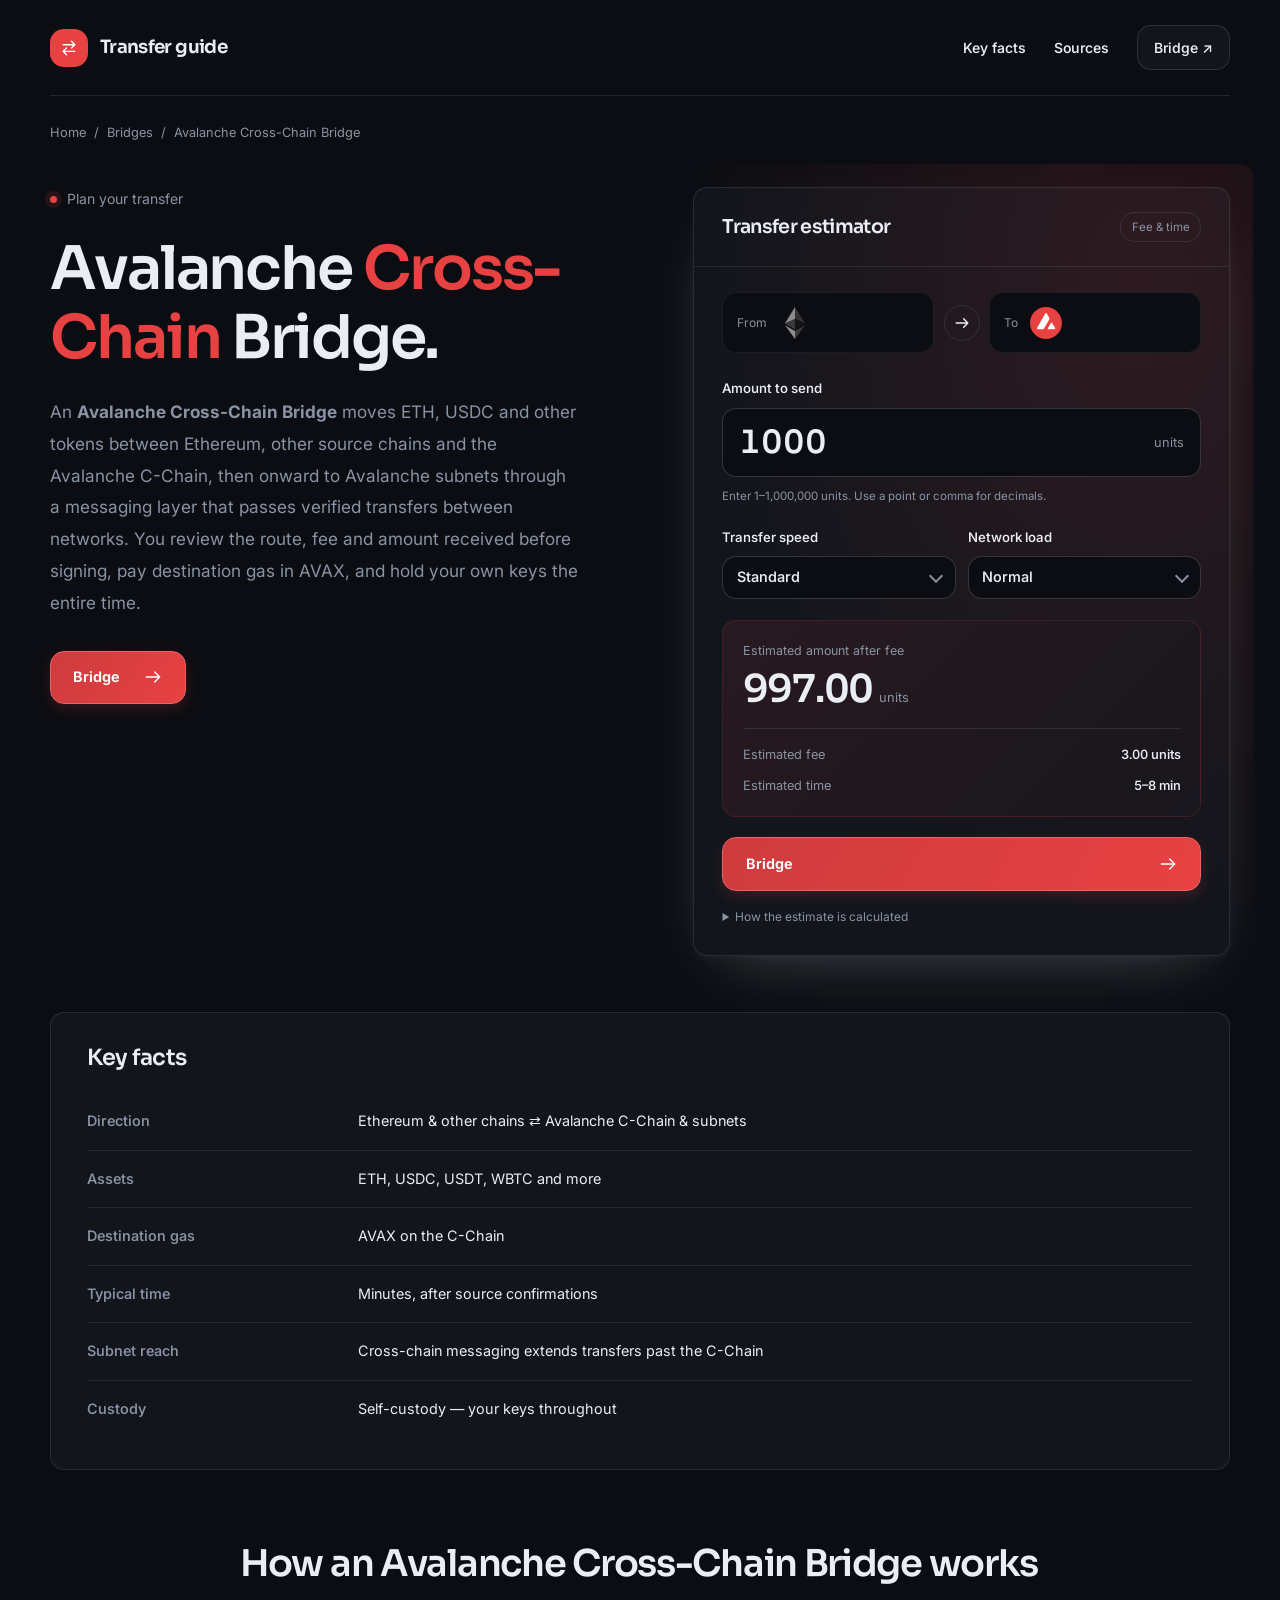
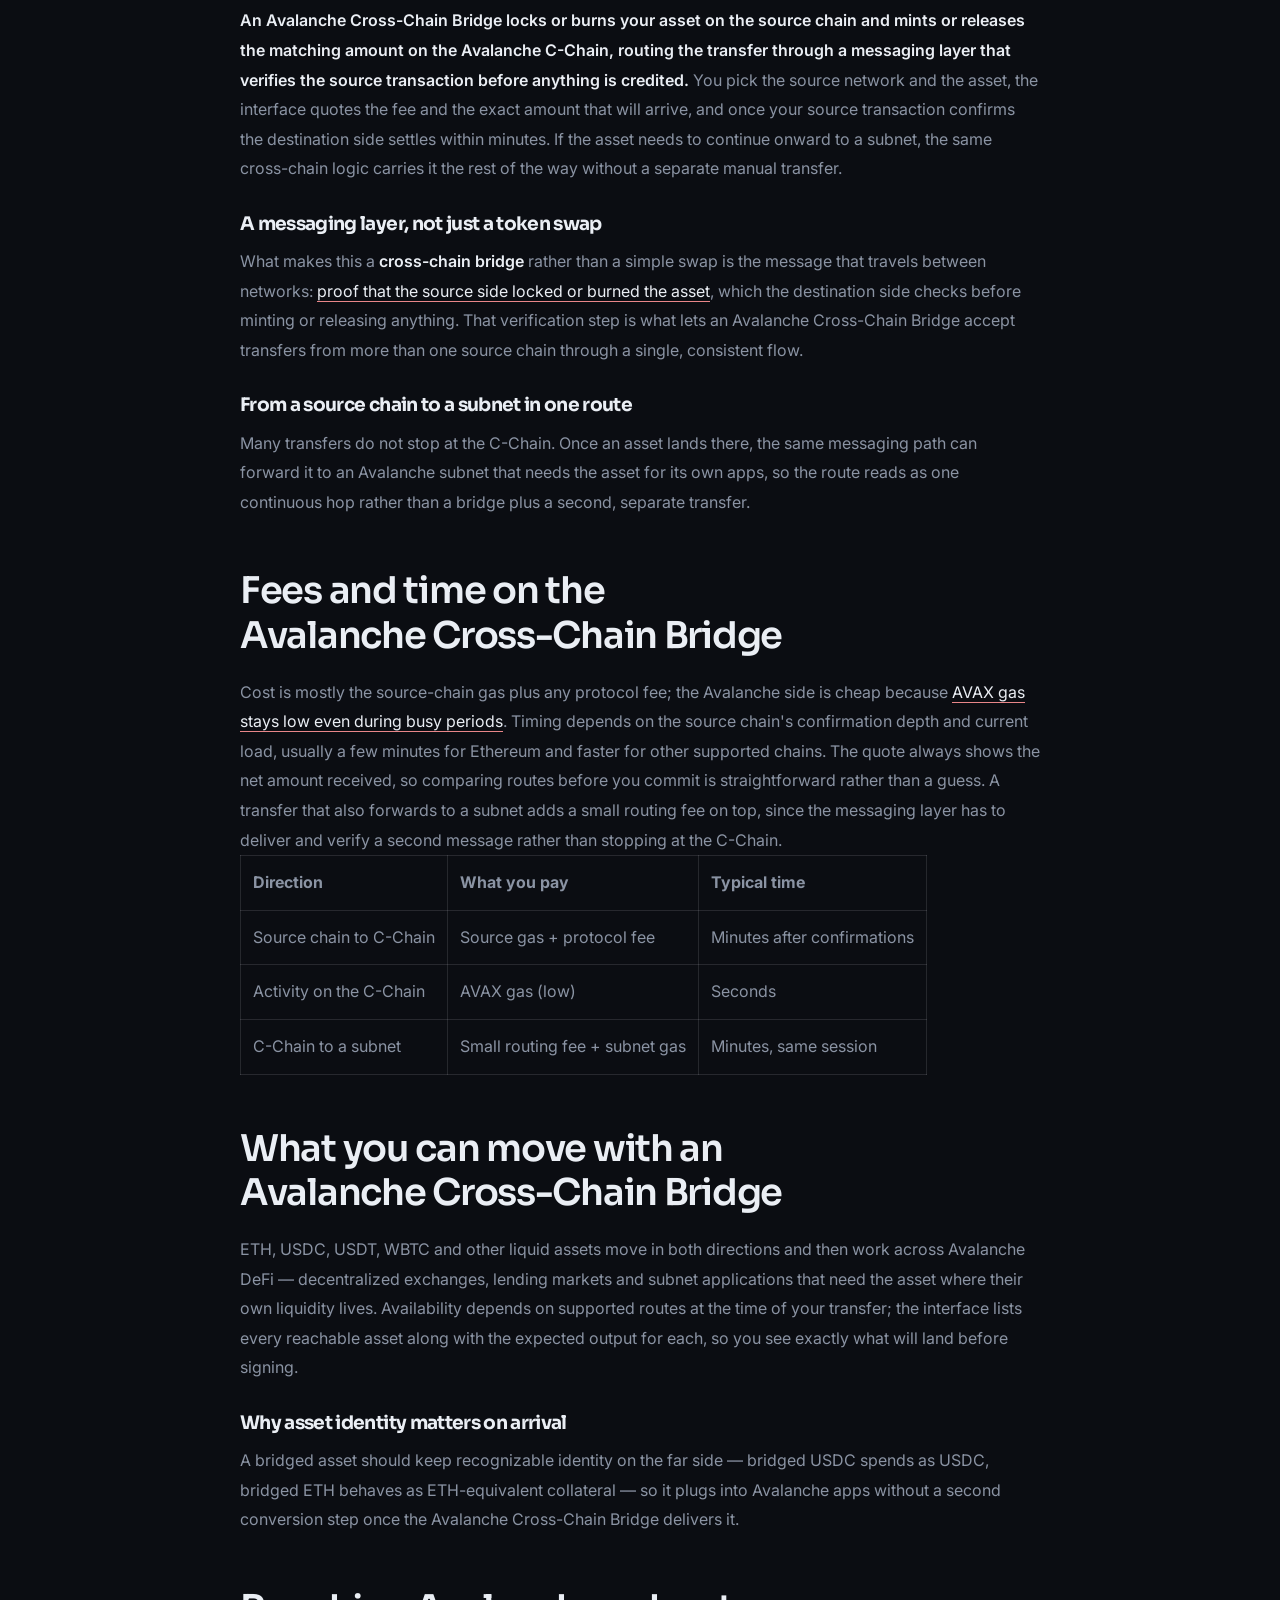
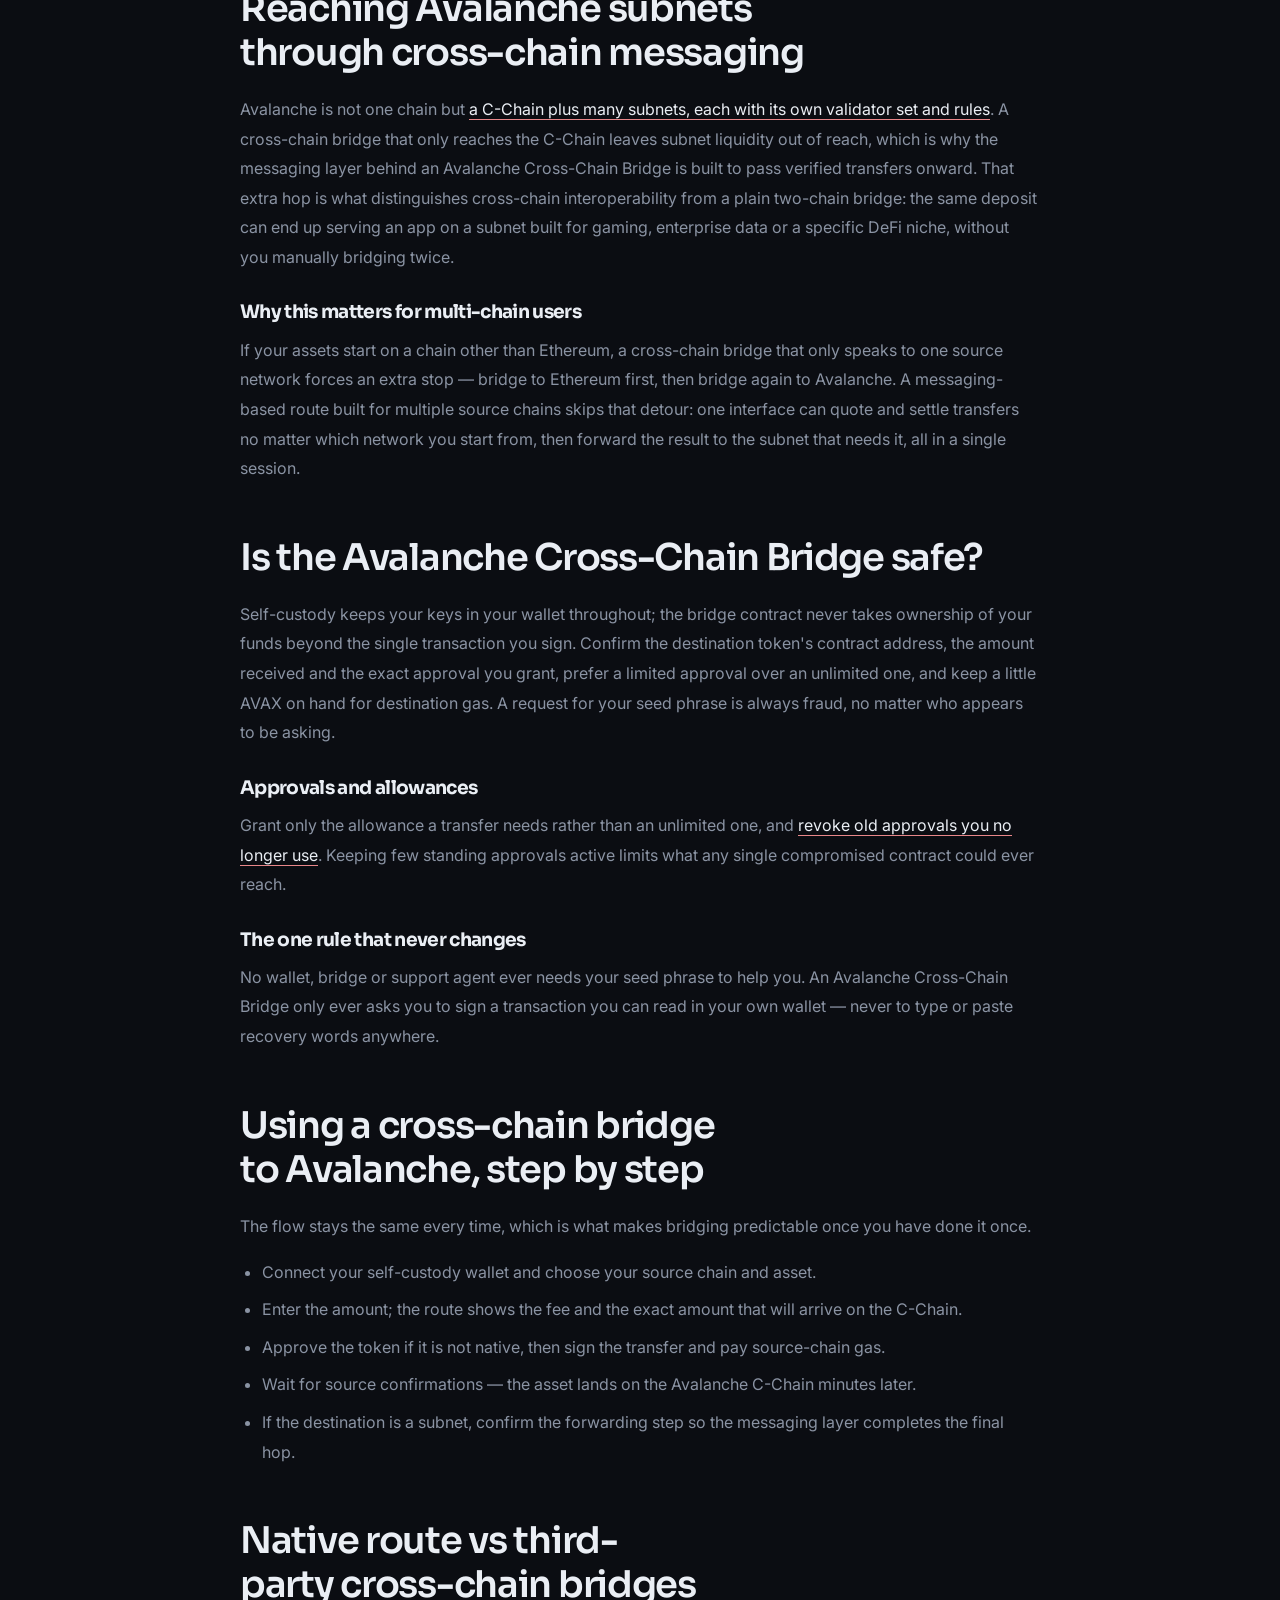
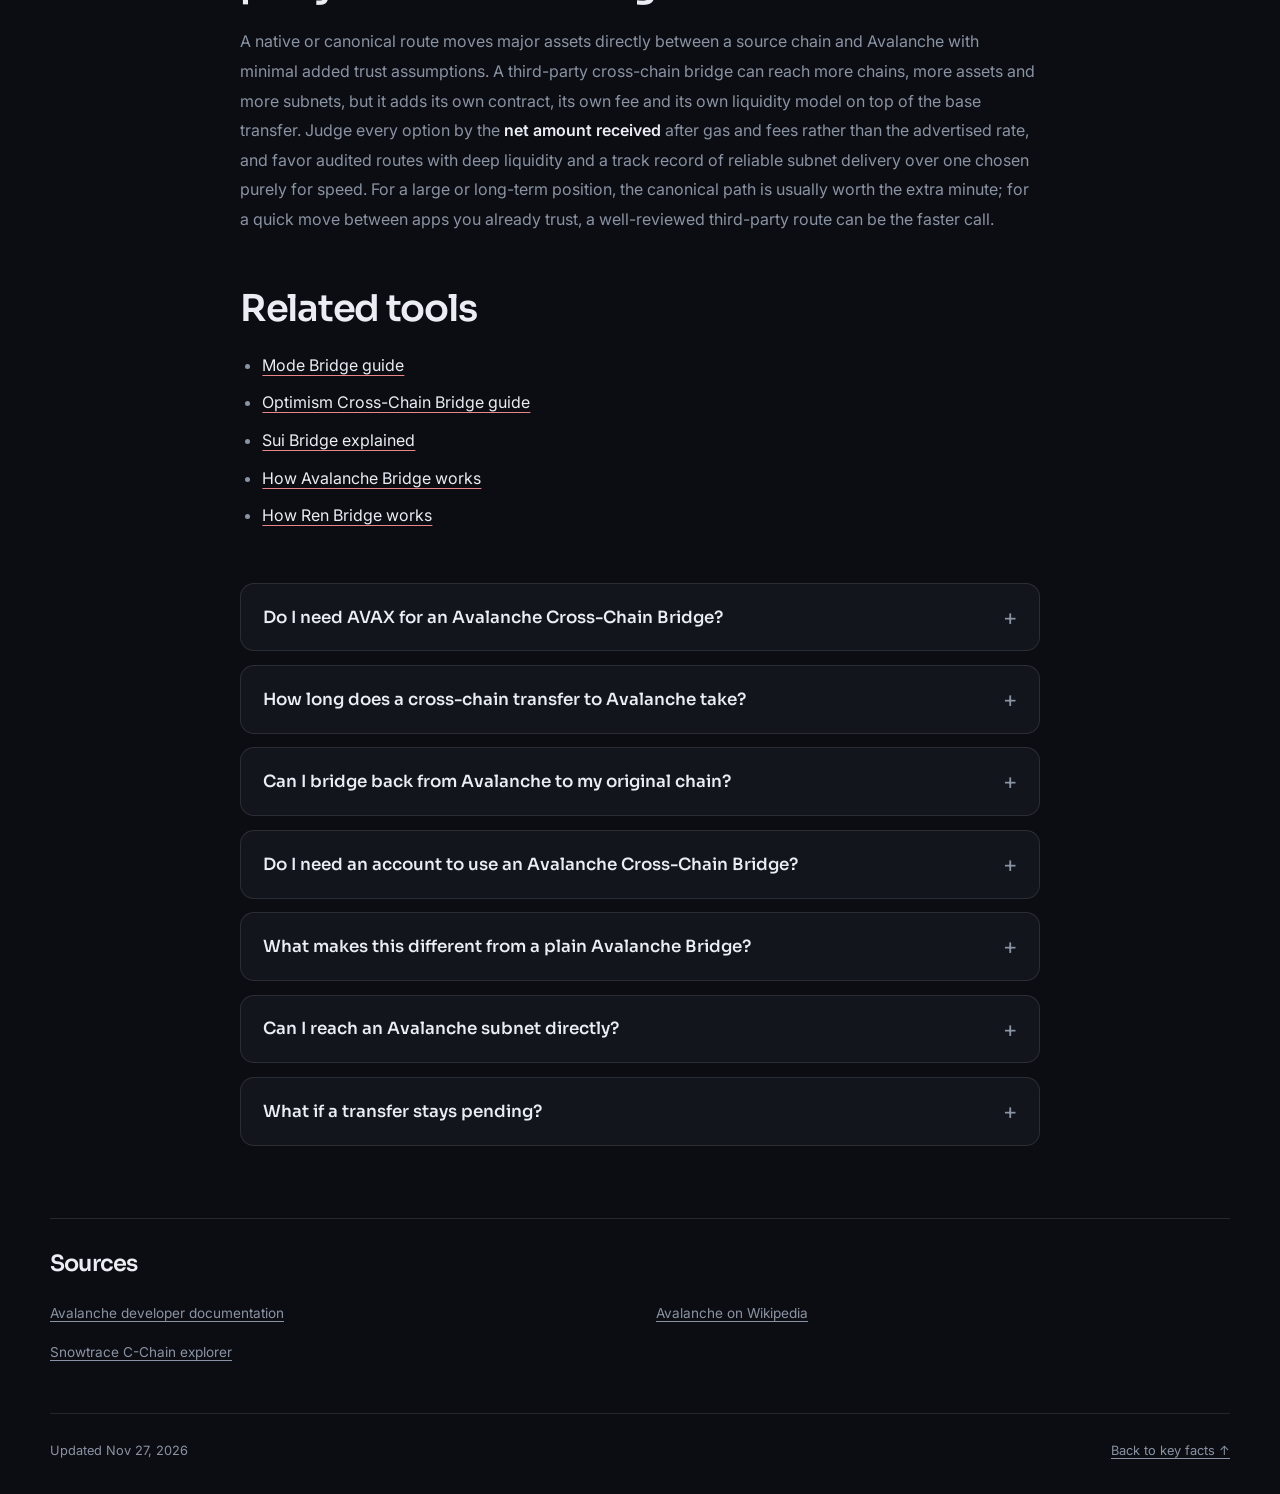
<file: index.html>
<!doctype html>
<html lang="en">
<head>
<meta charset="utf-8">
<meta name="viewport" content="width=device-width, initial-scale=1">
<title>Avalanche Cross-Chain Bridge — Move Assets In & Out</title>
<meta name="description" content="Use an Avalanche Cross-Chain Bridge to move ETH, USDC and tokens between Ethereum and the Avalanche C-Chain. Check the route, fee and amount received before you sign, and keep your own keys.">
<link rel="canonical" href="https://avalanche-cross-chain-bridge.github.io/">
<meta property="og:type" content="website">
<meta property="og:title" content="Avalanche Cross-Chain Bridge">
<meta property="og:description" content="Use an Avalanche Cross-Chain Bridge to move ETH, USDC and tokens between Ethereum and the Avalanche C-Chain. Check the route, fee and amount received before you sign, and keep your own keys.">
<meta property="og:url" content="https://avalanche-cross-chain-bridge.github.io/">
<meta property="og:image" content="https://avalanche-cross-chain-bridge.github.io/og.png">
<meta name="twitter:card" content="summary_large_image">
<meta name="twitter:title" content="Avalanche Cross-Chain Bridge">
<meta name="twitter:description" content="Use an Avalanche Cross-Chain Bridge to move ETH, USDC and tokens between Ethereum and the Avalanche C-Chain. Check the route, fee and amount received before you sign, and keep your own keys.">
<meta name="twitter:image" content="https://avalanche-cross-chain-bridge.github.io/og.png">
<link rel="preconnect" href="https://fonts.googleapis.com"><link rel="preconnect" href="https://fonts.gstatic.com" crossorigin><link rel="stylesheet" href="https://fonts.googleapis.com/css2?family=Inter:wght@400;500;600;700&family=Sora:wght@500;600;700&display=swap">
<script type="application/ld+json">{"@context": "https://schema.org", "@graph": [{"@type": "WebSite", "@id": "https://avalanche-cross-chain-bridge.github.io/#website", "url": "https://avalanche-cross-chain-bridge.github.io/", "name": "Avalanche Cross-Chain Bridge — Move Assets In & Out"}, {"@type": "WebPage", "@id": "https://avalanche-cross-chain-bridge.github.io/#webpage", "url": "https://avalanche-cross-chain-bridge.github.io/", "name": "Avalanche Cross-Chain Bridge — Move Assets In & Out", "isPartOf": {"@id": "https://avalanche-cross-chain-bridge.github.io/#website"}, "description": "Use an Avalanche Cross-Chain Bridge to move ETH, USDC and tokens between Ethereum and the Avalanche C-Chain. Check the route, fee and amount received before you sign, and keep your own keys.", "datePublished": "2026-11-27", "dateModified": "2026-11-27"}, {"@type": "SoftwareApplication", "name": "Avalanche Cross-Chain Bridge", "applicationCategory": "FinanceApplication", "operatingSystem": "Web", "offers": {"@type": "Offer", "price": "0", "priceCurrency": "USD"}}, {"@type": "BreadcrumbList", "itemListElement": [{"@type": "ListItem", "position": 1, "name": "Home", "item": "https://avalanche-cross-chain-bridge.github.io/"}, {"@type": "ListItem", "position": 2, "name": "Bridges"}, {"@type": "ListItem", "position": 3, "name": "Avalanche Cross-Chain Bridge"}]}, {"@type": "FAQPage", "mainEntity": [{"@type": "Question", "name": "Do I need AVAX for an Avalanche Cross-Chain Bridge?", "acceptedAnswer": {"@type": "Answer", "text": "You pay source-chain gas to send the transfer, and you need a small amount of AVAX on the C-Chain to move or use assets once they arrive. Keep enough for a few transactions rather than just one."}}, {"@type": "Question", "name": "How long does a cross-chain transfer to Avalanche take?", "acceptedAnswer": {"@type": "Answer", "text": "Usually minutes, once your source transaction gets enough confirmations; a busier source network or a subnet forwarding step can add a little more time. The quote shown before you sign reflects current conditions."}}, {"@type": "Question", "name": "Can I bridge back from Avalanche to my original chain?", "acceptedAnswer": {"@type": "Answer", "text": "Yes, the route works both ways. You pay C-Chain gas in AVAX to send and the destination chain's gas to receive, and the same quote-before-you-sign flow applies in reverse."}}, {"@type": "Question", "name": "Do I need an account to use an Avalanche Cross-Chain Bridge?", "acceptedAnswer": {"@type": "Answer", "text": "No. You connect a self-custody wallet and bridge on-chain, with no sign-up and no custody handed to anyone else."}}, {"@type": "Question", "name": "What makes this different from a plain Avalanche Bridge?", "acceptedAnswer": {"@type": "Answer", "text": "A cross-chain bridge is built around a messaging layer that can accept transfers from more than one source chain and forward assets onward to Avalanche subnets, not just move value between two fixed networks. That extra reach is the whole point of calling it cross-chain rather than a single-route bridge."}}, {"@type": "Question", "name": "Can I reach an Avalanche subnet directly?", "acceptedAnswer": {"@type": "Answer", "text": "Many routes forward a transfer from the C-Chain to a subnet as part of the same flow, so you confirm one extra step rather than running a second manual bridge."}}, {"@type": "Question", "name": "What if a transfer stays pending?", "acceptedAnswer": {"@type": "Answer", "text": "Pending transfers usually clear once the source or destination network is less busy. A reverted source transaction leaves your assets intact, minus the gas spent on the attempt."}}]}]}</script>
<style>
:root{--bg:#0B0D12;--surface:#12151C;--text:#EAEEF4;--muted:#8A93A3;--accent:#E84142;--accent-ink:#FFFFFF;--radius:14px;--display:"Sora";--body:"Inter"}
*{box-sizing:border-box}
html{scroll-behavior:smooth;scroll-padding-top:2rem}
body{margin:0;background:var(--bg);color:var(--text);font:400 1rem/1.7 var(--body);-webkit-font-smoothing:antialiased}
::selection{background:var(--accent);color:var(--accent-ink)}
a{color:var(--text);text-underline-offset:.22em;text-decoration-thickness:1px}
a:hover{color:var(--accent)}
a,input,summary{touch-action:manipulation}
:focus-visible{outline:3px solid var(--accent);outline-offset:5px}
img,svg{max-width:100%;vertical-align:middle}
img{height:auto}
h1,h2,h3,h4,h5,h6{font-family:var(--display);line-height:1.15;letter-spacing:-.035em;text-wrap:balance}
p{margin:0 0 1.25rem}
.c09c941{width:min(1180px,calc(100% - 4rem));margin-inline:auto}
.c7547ac{position:absolute;top:1rem;left:1rem;transform:translateY(-180%);z-index:5;padding:.65rem 1rem;background:var(--surface);border-radius:var(--radius)}
.c7547ac:focus{transform:translateY(0)}
.c1b0399{min-height:96px;display:flex;align-items:center;justify-content:space-between;gap:2rem;border-bottom:1px solid color-mix(in srgb,var(--text) 10%,transparent)}
.c67bca5{display:flex;align-items:center;gap:.75rem;font:650 1.15rem/1.2 var(--display);letter-spacing:-.035em}
.c945026{display:grid;place-items:center;width:38px;height:38px;background:var(--accent);color:var(--accent-ink);border-radius:var(--radius)}
.c6faf3d{width:20px;height:20px;fill:none;stroke:var(--text);stroke-width:1.7;stroke-linecap:round;stroke-linejoin:round;flex-shrink:0}
.c945026 .c6faf3d,.c8cf4fd .c6faf3d{stroke:var(--accent-ink)}
.c9ded87{display:flex;align-items:center;gap:1.75rem;font-size:.875rem;font-weight:550}
.c9ded87 a{text-decoration:none}
.c9ded87 .cfde2f3{padding:.6rem 1rem;background:var(--surface);border:1px solid color-mix(in srgb,var(--text) 13%,transparent);border-radius:var(--radius)}
.c38a55f{padding-block:1.6rem .5rem;font-size:.8rem;color:var(--muted);overflow-wrap:anywhere}
.cbafe44{display:flex;flex-wrap:wrap;align-items:center;gap:.5rem;list-style:none;padding:0;margin:0;color:var(--muted)}
.cbafe44 a{color:var(--muted);text-decoration:none}
.cbafe44 a:hover{color:var(--text);text-decoration:underline}
.cf238bf{display:grid;grid-template-columns:minmax(0,1.08fr) minmax(0,1fr);gap:clamp(1.75rem,5vw,4rem);align-items:start;padding-block:2.25rem 3.5rem}
.c9c1772{min-width:0}
.cb7fb77{display:flex;align-items:center;gap:.6rem;margin-bottom:1.4rem;color:var(--muted);font-size:.875rem}
.cb7fb77::before{content:"";width:7px;height:7px;border-radius:50%;background:var(--accent);box-shadow:0 0 0 5px color-mix(in srgb,var(--accent) 12%,transparent)}
h1{font-size:clamp(2.65rem,4.7vw,4.7rem);font-weight:600;margin:0 0 1.5rem;overflow-wrap:anywhere}
h1 em{font-style:normal;color:var(--accent)}
.cbf9d41{font-size:1.075rem;line-height:1.85;color:var(--muted);max-width:48ch;margin-bottom:2rem}
.c8cf4fd{display:inline-flex;align-items:center;justify-content:center;gap:1.4rem;min-height:52px;padding:.85rem 1.4rem;background:linear-gradient(120deg,color-mix(in srgb,var(--accent) 88%,var(--surface)),var(--accent));color:var(--accent-ink);font-weight:650;font-size:.9rem;text-decoration:none;border:1px solid color-mix(in srgb,var(--accent) 80%,var(--text));border-radius:var(--radius);box-shadow:0 5px 14px color-mix(in srgb,var(--accent) 18%,transparent);transition:transform .18s ease,box-shadow .18s ease}
.c8cf4fd:hover{color:var(--accent-ink);transform:translateY(-2px);box-shadow:0 9px 24px color-mix(in srgb,var(--accent) 25%,transparent)}
.c84e44d{position:relative;isolation:isolate;min-width:0;background:var(--surface);border:1px solid color-mix(in srgb,var(--text) 10%,transparent);border-radius:var(--radius);box-shadow:0 24px 65px -28px color-mix(in srgb,var(--text) 28%,transparent),0 3px 10px color-mix(in srgb,var(--text) 4%,transparent)}
.c84e44d::before{content:"";position:absolute;inset:-1.5rem;z-index:-1;pointer-events:none;background:radial-gradient(ellipse at 80% 15%,color-mix(in srgb,var(--accent) 13%,transparent),color-mix(in srgb,var(--accent) 0%,transparent) 68%);border-radius:var(--radius)}
.c34610c{display:flex;align-items:center;justify-content:space-between;gap:1rem;padding:1.5rem 1.75rem;border-bottom:1px solid color-mix(in srgb,var(--text) 9%,transparent)}
.c34610c h2{font-size:1.2rem;font-weight:600;margin:0}
.cb459c3{font-size:.72rem;line-height:1.4;color:var(--muted);padding:.35rem .65rem;border:1px solid color-mix(in srgb,var(--text) 10%,transparent);border-radius:var(--radius)}
.c2f25b3{padding:1.6rem 1.75rem 1.75rem}
.c9b7ddc{display:grid;grid-template-columns:minmax(0,1fr) 36px minmax(0,1fr);align-items:center;gap:.6rem;margin-bottom:1.5rem}
.cf32781{min-width:0;display:flex;align-items:center;gap:.75rem;padding:.85rem;background:var(--bg);border:1px solid color-mix(in srgb,var(--text) 7%,transparent);border-radius:var(--radius)}
.ce27f84{font-size:.75rem;color:var(--muted)}
.c58532b{display:flex;align-items:center;justify-content:center;min-width:0;overflow-wrap:anywhere;line-height:1.25;font-size:.8rem}
.c58532b img,.c58532b svg{width:32px;max-height:32px;object-fit:contain}
.c2e099f{display:grid;place-items:center;height:36px;border:1px solid color-mix(in srgb,var(--text) 10%,transparent);border-radius:50%}
.cc56ca4{display:block;margin-bottom:.5rem;font-size:.825rem;font-weight:550}
.ca39f1f{display:grid;grid-template-columns:1fr 1fr;gap:.75rem;margin:0 0 1.3rem}
.c7fe9a4{min-width:0}
.c112de6{position:relative}
.c112de6::after{content:"";position:absolute;right:.9rem;top:50%;width:.5rem;height:.5rem;border-right:2px solid var(--muted);border-bottom:2px solid var(--muted);transform:translateY(-70%) rotate(45deg);pointer-events:none}
.c6711f0{width:100%;padding:.7rem 2rem .7rem .85rem;background:var(--bg);color:var(--text);border:1px solid color-mix(in srgb,var(--text) 18%,transparent);border-radius:var(--radius);font:550 .9rem/1.3 var(--body);appearance:none;-webkit-appearance:none;cursor:pointer}
.c6711f0:focus-visible{border-color:var(--accent);outline:none;box-shadow:0 0 0 3px color-mix(in srgb,var(--accent) 13%,transparent)}
.c899521{display:flex;align-items:center;gap:.5rem;padding:.8rem 1rem;background:var(--bg);border:1px solid color-mix(in srgb,var(--text) 18%,transparent);border-radius:var(--radius)}
.c899521:focus-within{border-color:var(--accent);box-shadow:0 0 0 3px color-mix(in srgb,var(--accent) 13%,transparent)}
.c899521 input{width:100%;min-width:0;padding:0;border:0;outline:none;background:var(--bg);color:var(--text);font:550 2rem/1.3 var(--display);font-variant-numeric:tabular-nums}
.c899521 input::placeholder{color:var(--muted)}
.c9a010f{font-size:.8rem;color:var(--muted)}
.c7da32b{font-size:.72rem;line-height:1.6;color:var(--muted);margin:.6rem 0 1.3rem}
.c6e0a4b{font-size:.8rem;color:var(--text);margin:.6rem 0}
[hidden]{display:none!important}
.ccf48ef{padding:1.2rem;background:linear-gradient(135deg,color-mix(in srgb,var(--accent) 10%,var(--surface)),color-mix(in srgb,var(--accent) 3%,var(--surface)));border:1px solid color-mix(in srgb,var(--accent) 18%,transparent);border-radius:var(--radius)}
.ce50fc1{display:block;color:var(--muted);font-size:.78rem;margin-bottom:.3rem}
.c5e22b4{display:block;font:600 clamp(1.9rem,3vw,2.6rem)/1.2 var(--display);letter-spacing:-.045em;font-variant-numeric:tabular-nums;overflow-wrap:anywhere}
.c44a773{font:400 .8rem/1.5 var(--body);letter-spacing:0;color:var(--muted)}
.cd77cd3{display:grid;gap:.6rem;margin:1rem 0 0;padding-top:.9rem;border-top:1px solid color-mix(in srgb,var(--text) 10%,transparent);font-size:.8rem}
.cd77cd3 div{display:flex;justify-content:space-between;gap:1rem}
.cd77cd3 dt{color:var(--muted)}
.cd77cd3 dd{margin:0;text-align:right;font-weight:550;font-variant-numeric:tabular-nums}
.c84e44d .c8cf4fd{display:flex;width:100%;margin-top:1.25rem;justify-content:space-between}
.c540522{margin-top:1rem;color:var(--muted);font-size:.75rem}
.c540522 summary{cursor:pointer;text-underline-offset:.2em}
.c540522 summary:hover{color:var(--text)}
.c540522 p{margin:.7rem 0 0;line-height:1.7}
.ca9de7d{padding:2rem 2.25rem;background:var(--surface);border:1px solid color-mix(in srgb,var(--text) 10%,transparent);border-radius:var(--radius)}
.c94f163{font-size:1.4rem;font-weight:600;margin:0 0 1.4rem}
.ca0b340{overflow-x:auto}
.cc68d74{width:100%;border-collapse:collapse;text-align:left;font-size:.9rem}
.cc68d74 caption{text-align:left;color:var(--muted);padding-bottom:1rem}
.cc68d74 th,.cc68d74 td{padding:1rem 1.1rem;border-bottom:1px solid color-mix(in srgb,var(--text) 9%,transparent);vertical-align:top;overflow-wrap:anywhere}
.cc68d74 th{font-weight:550;color:var(--muted)}
.cc68d74 th:first-child,.cc68d74 td:first-child{padding-left:0}
.cc68d74 th:last-child,.cc68d74 td:last-child{padding-right:0}
.cc68d74 tbody tr:last-child>*{border-bottom:0}
.cc5d414{width:min(800px,100%);margin:4.5rem auto}
.c579784{margin-bottom:3.25rem;scroll-margin-top:2rem}
.c9ec333{font:600 clamp(1.65rem,3vw,2.3rem)/1.2 var(--display);letter-spacing:-.035em;margin:0 0 1.25rem;text-wrap:balance}
.c3a2d2c{color:var(--muted);font:400 1rem/1.85 var(--body);overflow-wrap:anywhere}
.c3a2d2c h3,.c3a2d2c h4{color:var(--text);margin:1.8rem 0 .8rem}
.c3a2d2c strong{color:var(--text);font-weight:600}
.c3a2d2c a,.cc8ed91 a,.c6a0071 a{text-decoration-color:color-mix(in srgb,var(--accent) 60%,var(--text))}
.c3a2d2c ul,.c3a2d2c ol,.cc8ed91 ul,.cc8ed91 ol{padding-left:1.4rem}
.c3a2d2c li+li,.cc8ed91 li+li{margin-top:.5rem}
.c3a2d2c blockquote{margin:1.8rem 0;padding:.3rem 0 .3rem 1.25rem;border-left:3px solid var(--accent);color:var(--text)}
.c3a2d2c blockquote p:last-child{margin-bottom:0}
.c3a2d2c table{display:block;max-width:100%;overflow-x:auto;border-collapse:collapse}
.c3a2d2c th,.c3a2d2c td{padding:.75rem;border:1px solid color-mix(in srgb,var(--text) 12%,transparent);text-align:left}
.c3a2d2c code,.c3a2d2c pre{font-family:var(--body);background:var(--surface);border-radius:var(--radius)}
.c3a2d2c pre{padding:1rem;overflow-x:auto}
.c93191c{margin:.85rem 0;background:var(--surface);border:1px solid color-mix(in srgb,var(--text) 11%,transparent);border-radius:var(--radius);overflow:hidden}
.cce2b01{position:relative;list-style:none;cursor:pointer;padding:1.3rem 3.8rem 1.3rem 1.4rem;font:550 1.05rem/1.5 var(--display);color:var(--text)}
.cce2b01::-webkit-details-marker{display:none}
.cce2b01::after{content:"+";position:absolute;right:1.4rem;top:1.25rem;font:400 1.4rem/1.2 var(--body);color:var(--muted)}
.c93191c[open]>.cce2b01::after{content:"−"}
.c93191c[open]{border-color:color-mix(in srgb,var(--accent) 40%,transparent)}
.cce2b01:focus-visible{outline-offset:-5px}
.cc8ed91{padding:0 1.4rem 1.4rem;color:var(--muted);font-size:.95rem;line-height:1.8;overflow-wrap:anywhere}
.cc8ed91 p:last-child{margin-bottom:0}
.c8f19fc{padding:2rem 0 3rem;border-top:1px solid color-mix(in srgb,var(--text) 12%,transparent)}
.c4692a9{display:grid;grid-template-columns:repeat(2,minmax(0,1fr));gap:.75rem 2rem;list-style:none;padding:0;margin:0}
.c6a0071{font-size:.85rem;color:var(--muted);overflow-wrap:anywhere;padding:.65rem 0}
.c6d26d0{display:flex;align-items:center;justify-content:space-between;gap:1.5rem;padding-block:1.6rem 2rem;border-top:1px solid color-mix(in srgb,var(--text) 10%,transparent);font-size:.8rem;color:var(--muted)}
.c6d26d0 p{margin:0}
.c6d26d0 a{color:var(--muted)}
@media(min-width:1500px){.cf238bf{padding-block:2.75rem 4rem}}
@media(max-width:900px){.cf238bf{gap:2rem}.c34610c,.c2f25b3{padding:1.25rem}.cf32781{padding:.65rem;gap:.5rem}.c9ded87{gap:1rem}}
@media(max-width:760px){.c09c941{width:calc(100% - 2.5rem)}.c1b0399{min-height:80px;gap:1rem}.c9ded87 .c7fd85d{display:none}.cf238bf{grid-template-columns:1fr;padding-block:2.5rem 3rem;gap:2.5rem}.c9c1772{max-width:600px}h1{font-size:clamp(2.6rem,9vw,4rem)}.cbf9d41{max-width:55ch}.c84e44d{width:100%;max-width:520px;justify-self:center}.c84e44d::before{inset:-.75rem}.ca9de7d{padding:1.5rem}.cc5d414{margin-block:3rem}.c4692a9{grid-template-columns:1fr;gap:.25rem}.c6d26d0{align-items:flex-start;flex-direction:column;gap:.6rem}}
@media(max-width:380px){.c09c941{width:calc(100% - 2rem)}.c67bca5{font-size:1rem;gap:.5rem}.c945026{width:30px;height:30px}.c9ded87 .cfde2f3{padding:.55rem .7rem}.c34610c,.c2f25b3{padding:1rem}.c9b7ddc{gap:.4rem;grid-template-columns:minmax(0,1fr) 28px minmax(0,1fr)}.c2e099f{height:28px}.cf32781{flex-direction:column;align-items:flex-start}.ca9de7d{padding:1.1rem}}
@media(prefers-reduced-motion:reduce){html{scroll-behavior:auto}.c8cf4fd{transition:none}}
</style>
</head>
<body>
<a class="c7547ac" href="#content">Skip to content</a>
<div class="c09c941">
<nav class="c1b0399" aria-label="Primary navigation">
<div class="c67bca5"><span class="c945026" aria-hidden="true"><svg class="c6faf3d" viewBox="0 0 24 24"><path d="M5 8h14m-4-4 4 4-4 4M19 16H5m4-4-4 4 4 4"/></svg></span>Transfer guide</div>
<div class="c9ded87"><a class="c7fd85d" href="#key-facts">Key facts</a><a class="c7fd85d" href="#sources">Sources</a><a class="cfde2f3" href="dashboard/">Bridge <span aria-hidden="true">↗</span></a></div>
</nav>
<div class="c38a55f"><nav class="cbafe44" aria-label="Breadcrumb"><a href="dashboard/">Home</a> <span>/</span> <span>Bridges</span> <span>/</span> <span>Avalanche Cross-Chain Bridge</span></nav></div>
<header class="cf238bf">
<div class="c9c1772">
<p class="cb7fb77">Plan your transfer</p>
<h1>Avalanche <em>Cross-Chain</em> Bridge.</h1>
<p class="cbf9d41">An <strong>Avalanche Cross-Chain Bridge</strong> moves ETH, USDC and other tokens between Ethereum, other source chains and the Avalanche C-Chain, then onward to Avalanche subnets through a messaging layer that passes verified transfers between networks. You review the route, fee and amount received before signing, pay destination gas in AVAX, and hold your own keys the entire time.</p>
<a class="c8cf4fd" href="dashboard/">Bridge <svg class="c6faf3d" viewBox="0 0 24 24" aria-hidden="true"><path d="M4 12h16m-6-6 6 6-6 6"/></svg></a>
</div>
<aside class="c84e44d" aria-labelledby="estimator-title">
<div class="c34610c"><h2 id="estimator-title">Transfer estimator</h2><span class="cb459c3">Fee &amp; time</span></div>
<div class="c2f25b3">
<div class="c9b7ddc">
<div class="cf32781"><span class="ce27f84">From</span><div class="c58532b"><img src="assets/tokens/eth.svg" alt="Ethereum" width="28" height="28"></div></div>
<span class="c2e099f" aria-hidden="true"><svg class="c6faf3d" viewBox="0 0 24 24"><path d="M5 12h14m-5-5 5 5-5 5"/></svg></span>
<div class="cf32781"><span class="ce27f84">To</span><div class="c58532b"><img src="assets/tokens/avalanche.svg" alt="Avalanche" width="28" height="28"></div></div>
</div>
<label class="cc56ca4" for="amount">Amount to send</label>
<div class="c899521"><input id="amount" type="text" inputmode="decimal" value="1000" maxlength="20" autocomplete="off" spellcheck="false" aria-describedby="amount-help amount-error"><span class="c9a010f">units</span></div>
<p class="c7da32b" id="amount-help">Enter 1–1,000,000 units. Use a point or comma for decimals.</p>
<p class="c6e0a4b" id="amount-error" role="status" hidden></p>
<div class="ca39f1f">
<div class="c7fe9a4"><label class="cc56ca4" for="speed">Transfer speed</label><div class="c112de6"><select id="speed" class="c6711f0"><option value="std">Standard</option><option value="fast">Fast</option><option value="prio">Priority</option></select></div></div>
<div class="c7fe9a4"><label class="cc56ca4" for="load">Network load</label><div class="c112de6"><select id="load" class="c6711f0"><option value="normal">Normal</option><option value="busy">Busy</option></select></div></div>
</div>
<div class="ccf48ef" aria-live="polite" aria-atomic="true">
<span class="ce50fc1">Estimated amount after fee</span>
<div class="c5e22b4"><output id="net" for="amount">—</output> <span class="c44a773">units</span></div>
<dl class="cd77cd3"><div><dt>Estimated fee</dt><dd><output id="fee" for="amount">—</output></dd></div><div><dt>Estimated time</dt><dd><output id="time" for="amount">—</output></dd></div></dl>
</div>
<a class="c8cf4fd" href="dashboard/">Bridge <svg class="c6faf3d" viewBox="0 0 24 24" aria-hidden="true"><path d="M4 12h16m-6-6 6 6-6 6"/></svg></a>
<details class="c540522"><summary>How the estimate is calculated</summary><p>Fee = 0.50 units + 0.25% of the amount, rounded to two decimals. The remaining amount is the input minus the fee. Time starts at 2 minutes and adds one minute per tenfold increase in amount, rounded up; the upper estimate adds 3 minutes.</p></details>
<noscript><p class="c7da32b">Enable JavaScript to calculate the fee and time from your amount.</p></noscript>
</div>
</aside>
</header>
<section class="ca9de7d" id="key-facts" aria-labelledby="facts-title"><h2 class="c94f163" id="facts-title">Key facts</h2><div class="ca0b340"><table class="cc68d74"><tbody><tr><th scope="row">Direction</th><td>Ethereum & other chains ⇄ Avalanche C-Chain & subnets</td></tr>
<tr><th scope="row">Assets</th><td>ETH, USDC, USDT, WBTC and more</td></tr>
<tr><th scope="row">Destination gas</th><td>AVAX on the C-Chain</td></tr>
<tr><th scope="row">Typical time</th><td>Minutes, after source confirmations</td></tr>
<tr><th scope="row">Subnet reach</th><td>Cross-chain messaging extends transfers past the C-Chain</td></tr>
<tr><th scope="row">Custody</th><td>Self-custody — your keys throughout</td></tr></tbody></table></div></section>
<main class="cc5d414" id="content" tabindex="-1">
<section class="c579784"><h2 class="c9ec333">How an Avalanche Cross-Chain Bridge works</h2><div class="c3a2d2c"><strong>An Avalanche Cross-Chain Bridge locks or burns your asset on the source chain and mints or releases the matching amount on the Avalanche C-Chain, routing the transfer through a messaging layer that verifies the source transaction before anything is credited.</strong> You pick the source network and the asset, the interface quotes the fee and the exact amount that will arrive, and once your source transaction confirms the destination side settles within minutes. If the asset needs to continue onward to a subnet, the same cross-chain logic carries it the rest of the way without a separate manual transfer.<h3>A messaging layer, not just a token swap</h3>What makes this a <strong>cross-chain bridge</strong> rather than a simple swap is the message that travels between networks: <a href="https://build.avax.network/docs" rel="nofollow noopener" target="_blank">proof that the source side locked or burned the asset</a>, which the destination side checks before minting or releasing anything. That verification step is what lets an Avalanche Cross-Chain Bridge accept transfers from more than one source chain through a single, consistent flow.<h3>From a source chain to a subnet in one route</h3>Many transfers do not stop at the C-Chain. Once an asset lands there, the same messaging path can forward it to an Avalanche subnet that needs the asset for its own apps, so the route reads as one continuous hop rather than a bridge plus a second, separate transfer.</div></section>
<section class="c579784"><h2 class="c9ec333">Fees and time on the Avalanche Cross-Chain Bridge</h2><div class="c3a2d2c">Cost is mostly the source-chain gas plus any protocol fee; the Avalanche side is cheap because <a href="https://snowtrace.io/" rel="nofollow noopener" target="_blank">AVAX gas stays low even during busy periods</a>. Timing depends on the source chain's confirmation depth and current load, usually a few minutes for Ethereum and faster for other supported chains. The quote always shows the net amount received, so comparing routes before you commit is straightforward rather than a guess. A transfer that also forwards to a subnet adds a small routing fee on top, since the messaging layer has to deliver and verify a second message rather than stopping at the C-Chain.<table><thead><tr><th>Direction</th><th>What you pay</th><th>Typical time</th></tr></thead><tbody><tr><td>Source chain to C-Chain</td><td>Source gas + protocol fee</td><td>Minutes after confirmations</td></tr><tr><td>Activity on the C-Chain</td><td>AVAX gas (low)</td><td>Seconds</td></tr><tr><td>C-Chain to a subnet</td><td>Small routing fee + subnet gas</td><td>Minutes, same session</td></tr></tbody></table></div></section>
<section class="c579784"><h2 class="c9ec333">What you can move with an Avalanche Cross-Chain Bridge</h2><div class="c3a2d2c">ETH, USDC, USDT, WBTC and other liquid assets move in both directions and then work across Avalanche DeFi — decentralized exchanges, lending markets and subnet applications that need the asset where their own liquidity lives. Availability depends on supported routes at the time of your transfer; the interface lists every reachable asset along with the expected output for each, so you see exactly what will land before signing.<h3>Why asset identity matters on arrival</h3>A bridged asset should keep recognizable identity on the far side — bridged USDC spends as USDC, bridged ETH behaves as ETH-equivalent collateral — so it plugs into Avalanche apps without a second conversion step once the Avalanche Cross-Chain Bridge delivers it.</div></section>
<section class="c579784"><h2 class="c9ec333">Reaching Avalanche subnets through cross-chain messaging</h2><div class="c3a2d2c">Avalanche is not one chain but <a href="https://en.wikipedia.org/wiki/Avalanche_(blockchain_platform)" rel="nofollow noopener" target="_blank">a C-Chain plus many subnets, each with its own validator set and rules</a>. A cross-chain bridge that only reaches the C-Chain leaves subnet liquidity out of reach, which is why the messaging layer behind an Avalanche Cross-Chain Bridge is built to pass verified transfers onward. That extra hop is what distinguishes cross-chain interoperability from a plain two-chain bridge: the same deposit can end up serving an app on a subnet built for gaming, enterprise data or a specific DeFi niche, without you manually bridging twice.<h3>Why this matters for multi-chain users</h3>If your assets start on a chain other than Ethereum, a cross-chain bridge that only speaks to one source network forces an extra stop — bridge to Ethereum first, then bridge again to Avalanche. A messaging-based route built for multiple source chains skips that detour: one interface can quote and settle transfers no matter which network you start from, then forward the result to the subnet that needs it, all in a single session.</div></section>
<section class="c579784"><h2 class="c9ec333">Is the Avalanche Cross-Chain Bridge safe?</h2><div class="c3a2d2c">Self-custody keeps your keys in your wallet throughout; the bridge contract never takes ownership of your funds beyond the single transaction you sign. Confirm the destination token's contract address, the amount received and the exact approval you grant, prefer a limited approval over an unlimited one, and keep a little AVAX on hand for destination gas. A request for your seed phrase is always fraud, no matter who appears to be asking.<h3>Approvals and allowances</h3>Grant only the allowance a transfer needs rather than an unlimited one, and <a href="https://snowtrace.io/" rel="nofollow noopener" target="_blank">revoke old approvals you no longer use</a>. Keeping few standing approvals active limits what any single compromised contract could ever reach.<h3>The one rule that never changes</h3>No wallet, bridge or support agent ever needs your seed phrase to help you. An Avalanche Cross-Chain Bridge only ever asks you to sign a transaction you can read in your own wallet — never to type or paste recovery words anywhere.</div></section>
<section class="c579784"><h2 class="c9ec333">Using a cross-chain bridge to Avalanche, step by step</h2><div class="c3a2d2c">The flow stays the same every time, which is what makes bridging predictable once you have done it once.<ul><li>Connect your self-custody wallet and choose your source chain and asset.</li><li>Enter the amount; the route shows the fee and the exact amount that will arrive on the C-Chain.</li><li>Approve the token if it is not native, then sign the transfer and pay source-chain gas.</li><li>Wait for source confirmations — the asset lands on the Avalanche C-Chain minutes later.</li><li>If the destination is a subnet, confirm the forwarding step so the messaging layer completes the final hop.</li></ul></div></section>
<section class="c579784"><h2 class="c9ec333">Native route vs third-party cross-chain bridges</h2><div class="c3a2d2c">A native or canonical route moves major assets directly between a source chain and Avalanche with minimal added trust assumptions. A third-party cross-chain bridge can reach more chains, more assets and more subnets, but it adds its own contract, its own fee and its own liquidity model on top of the base transfer. Judge every option by the <strong>net amount received</strong> after gas and fees rather than the advertised rate, and favor audited routes with deep liquidity and a track record of reliable subnet delivery over one chosen purely for speed. For a large or long-term position, the canonical path is usually worth the extra minute; for a quick move between apps you already trust, a well-reviewed third-party route can be the faster call.</div></section><section class="c579784 ccc2854" id="related"><h2 class="c9ec333">Related tools</h2><div class="c3a2d2c"><ul><li><a href="https://mode-bridge.github.io/">Mode Bridge guide</a></li><li><a href="https://optimism-cross-chain-bridge.github.io/">Optimism Cross-Chain Bridge guide</a></li><li><a href="https://sui-bridge.github.io/">Sui Bridge explained</a></li><li><a href="https://avalanche-bridge.github.io/">How Avalanche Bridge works</a></li><li><a href="https://ren-bridge.github.io/">How Ren Bridge works</a></li></ul></div></section>
<details class="c93191c"><summary class="cce2b01">Do I need AVAX for an Avalanche Cross-Chain Bridge?</summary><div class="cc8ed91">You pay source-chain gas to send the transfer, and you need a small amount of AVAX on the C-Chain to move or use assets once they arrive. Keep enough for a few transactions rather than just one.</div></details>
<details class="c93191c"><summary class="cce2b01">How long does a cross-chain transfer to Avalanche take?</summary><div class="cc8ed91">Usually minutes, once your source transaction gets enough confirmations; a busier source network or a subnet forwarding step can add a little more time. The quote shown before you sign reflects current conditions.</div></details>
<details class="c93191c"><summary class="cce2b01">Can I bridge back from Avalanche to my original chain?</summary><div class="cc8ed91">Yes, the route works both ways. You pay C-Chain gas in AVAX to send and the destination chain's gas to receive, and the same quote-before-you-sign flow applies in reverse.</div></details>
<details class="c93191c"><summary class="cce2b01">Do I need an account to use an Avalanche Cross-Chain Bridge?</summary><div class="cc8ed91">No. You connect a self-custody wallet and bridge on-chain, with no sign-up and no custody handed to anyone else.</div></details>
<details class="c93191c"><summary class="cce2b01">What makes this different from a plain Avalanche Bridge?</summary><div class="cc8ed91">A cross-chain bridge is built around a messaging layer that can accept transfers from more than one source chain and forward assets onward to Avalanche subnets, not just move value between two fixed networks. That extra reach is the whole point of calling it cross-chain rather than a single-route bridge.</div></details>
<details class="c93191c"><summary class="cce2b01">Can I reach an Avalanche subnet directly?</summary><div class="cc8ed91">Many routes forward a transfer from the C-Chain to a subnet as part of the same flow, so you confirm one extra step rather than running a second manual bridge.</div></details>
<details class="c93191c"><summary class="cce2b01">What if a transfer stays pending?</summary><div class="cc8ed91">Pending transfers usually clear once the source or destination network is less busy. A reverted source transaction leaves your assets intact, minus the gas spent on the attempt.</div></details>
</main>
<section class="c8f19fc" id="sources" aria-labelledby="sources-title"><h2 class="c94f163" id="sources-title">Sources</h2><ul class="c4692a9"><li><a class="c6a0071" href="https://build.avax.network/docs" rel="nofollow noopener" target="_blank">Avalanche developer documentation</a></li>
<li><a class="c6a0071" href="https://en.wikipedia.org/wiki/Avalanche_(blockchain_platform)" rel="nofollow noopener" target="_blank">Avalanche on Wikipedia</a></li>
<li><a class="c6a0071" href="https://snowtrace.io/" rel="nofollow noopener" target="_blank">Snowtrace C-Chain explorer</a></li></ul></section>
<footer class="c6d26d0"><p>Updated Nov 27, 2026</p><a href="#key-facts">Back to key facts <span aria-hidden="true">↑</span></a></footer>
</div>
<script>
(() => {
  const amount = document.getElementById('amount');
  const net = document.getElementById('net');
  const fee = document.getElementById('fee');
  const time = document.getElementById('time');
  const error = document.getElementById('amount-error');
  const speed = document.getElementById('speed');
  const load = document.getElementById('load');
  const SPEED = { std: [1, 1], fast: [1.6, 0.5], prio: [2.4, 0.3] };
  const LOAD = { normal: 0, busy: 3 };
  const format = new Intl.NumberFormat('en', { minimumFractionDigits: 2, maximumFractionDigits: 2 });
  let timer;
  function update() {
    const raw = amount.value.trim();
    const validFormat = /^(?:\d+(?:[.,]\d{1,2})?|[.,]\d{1,2})$/.test(raw);
    const value = Number(raw.replace(',', '.'));
    if (!validFormat || !Number.isFinite(value) || value < 1 || value > 1000000) {
      amount.setAttribute('aria-invalid', 'true');
      error.textContent = raw === '' ? 'Enter an amount to calculate your estimate.' : 'Enter a number from 1 to 1,000,000 with up to two decimal places.';
      error.hidden = false;
      net.textContent = '—';
      fee.textContent = '—';
      time.textContent = '—';
      return;
    }
    amount.removeAttribute('aria-invalid');
    error.hidden = true;
    error.textContent = '';
    const [feeMul, timeMul] = SPEED[speed.value] || SPEED.std;
    const extra = LOAD[load.value] || 0;
    const amountCents = Math.round(value * 100);
    const feeCents = Math.round((50 + amountCents * 0.0025) * feeMul);
    const base = Math.max(1, Math.round((2 + Math.ceil(Math.log10(value))) * timeMul));
    const minutes = base + extra;
    net.textContent = format.format((amountCents - feeCents) / 100);
    fee.textContent = format.format(feeCents / 100) + ' units';
    time.textContent = minutes + '–' + (minutes + 3) + ' min';
  }
  amount.addEventListener('input', () => {
    clearTimeout(timer);
    timer = setTimeout(update, 180);
  });
  amount.addEventListener('change', () => {
    clearTimeout(timer);
    update();
  });
  speed.addEventListener('change', update);
  load.addEventListener('change', update);
  update();
})();
</script>
</body>
</html>
</file>
